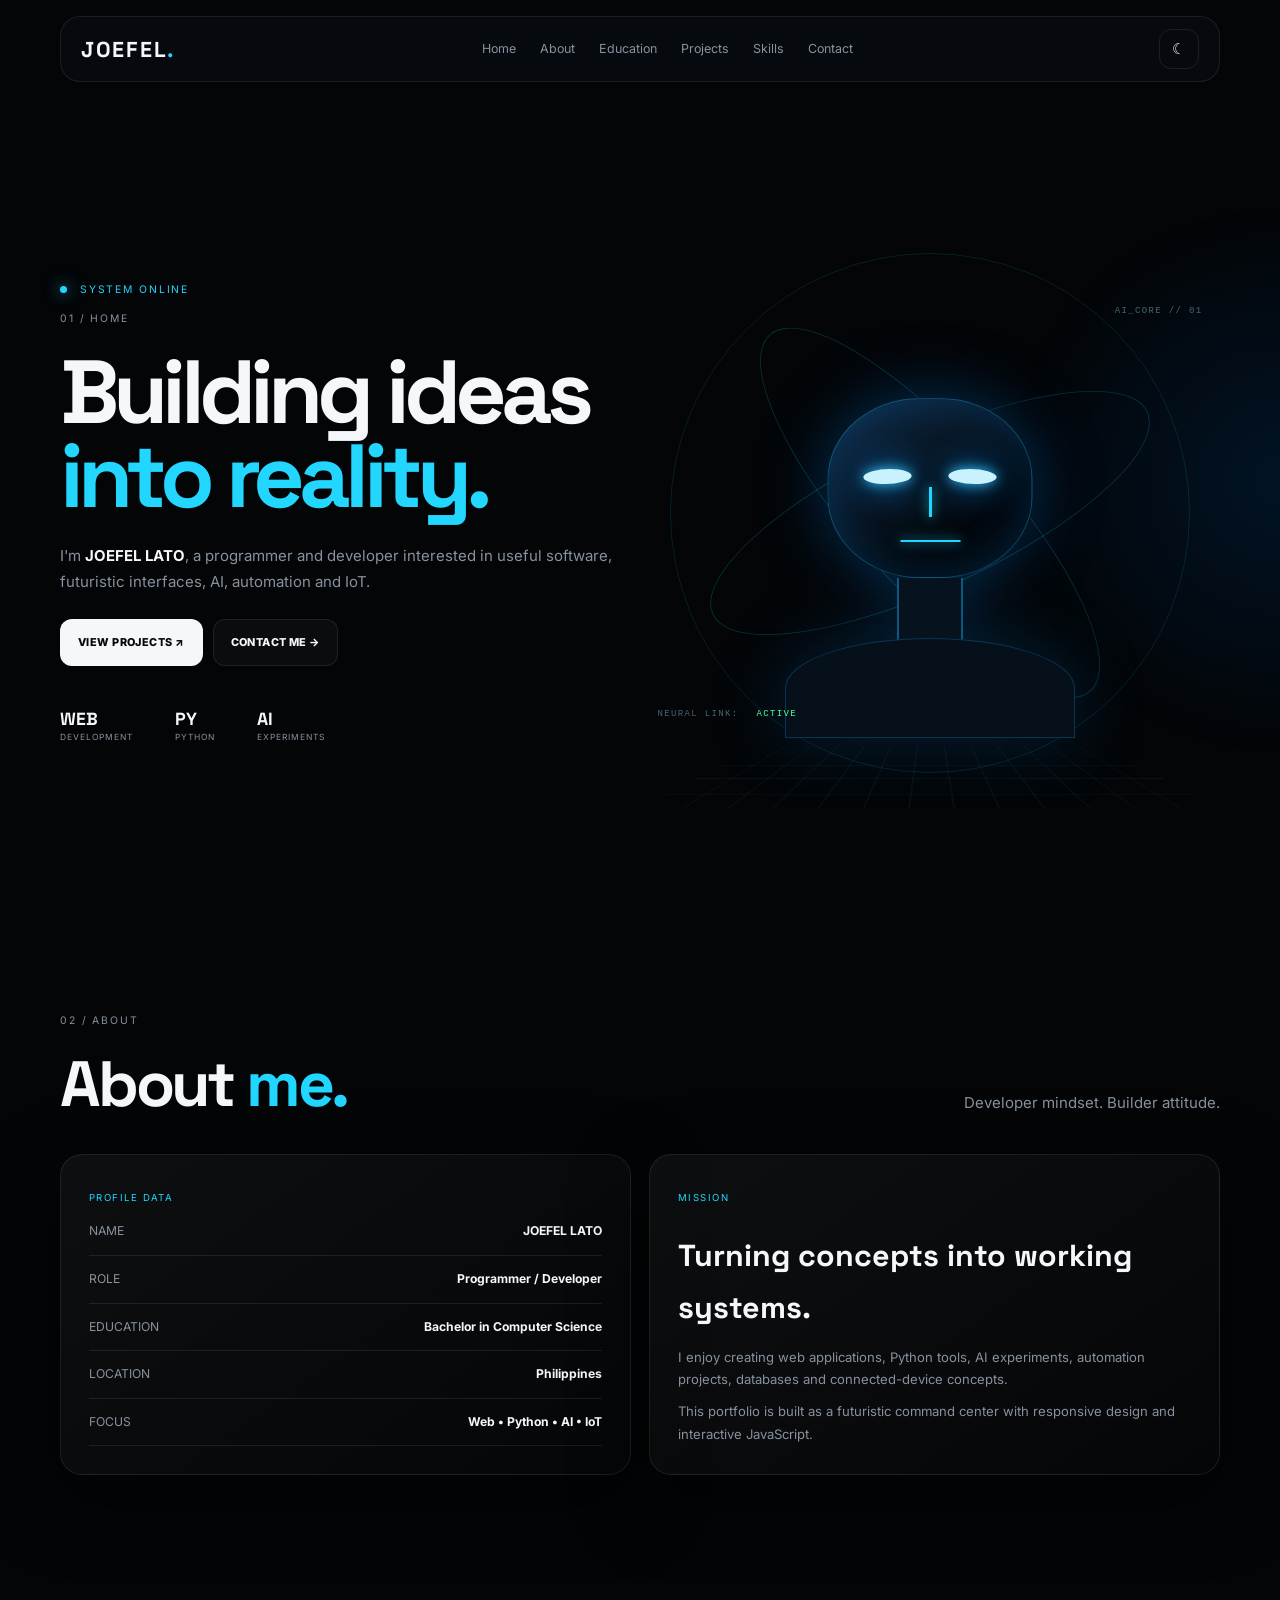
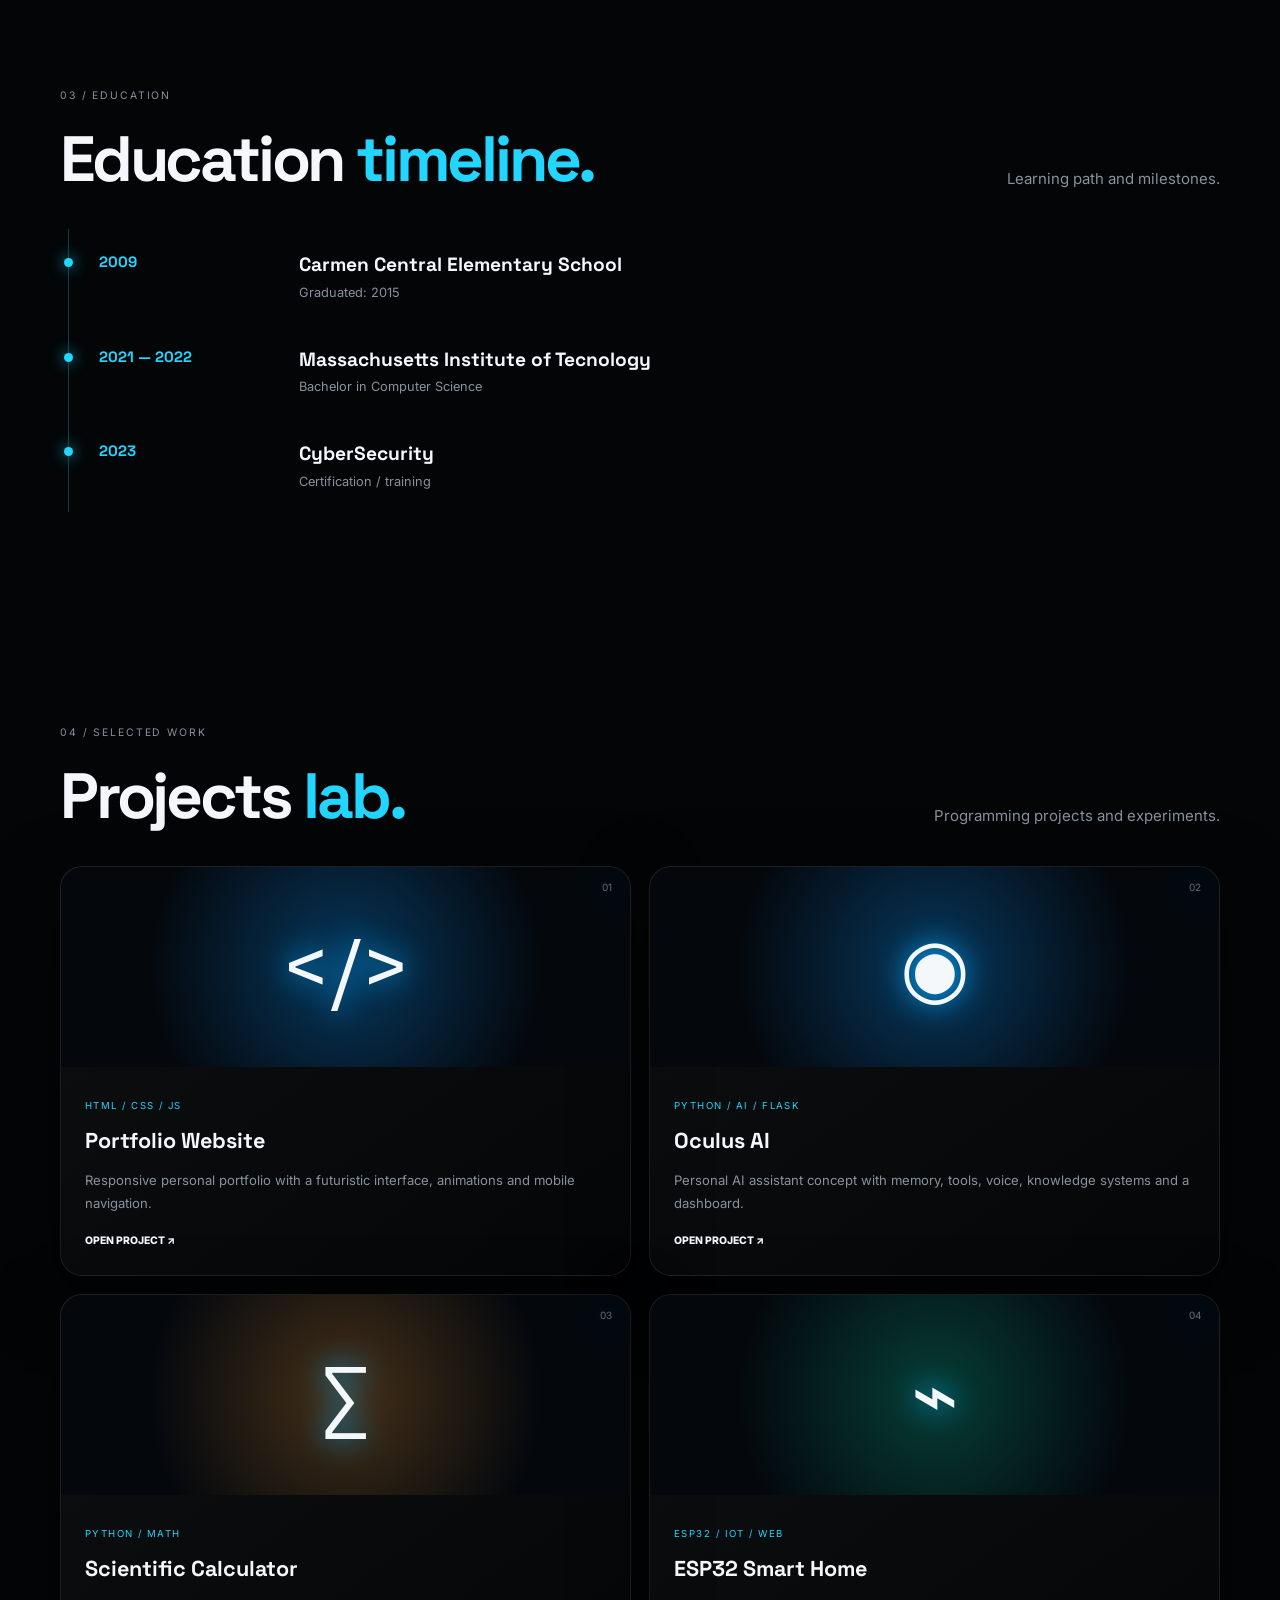
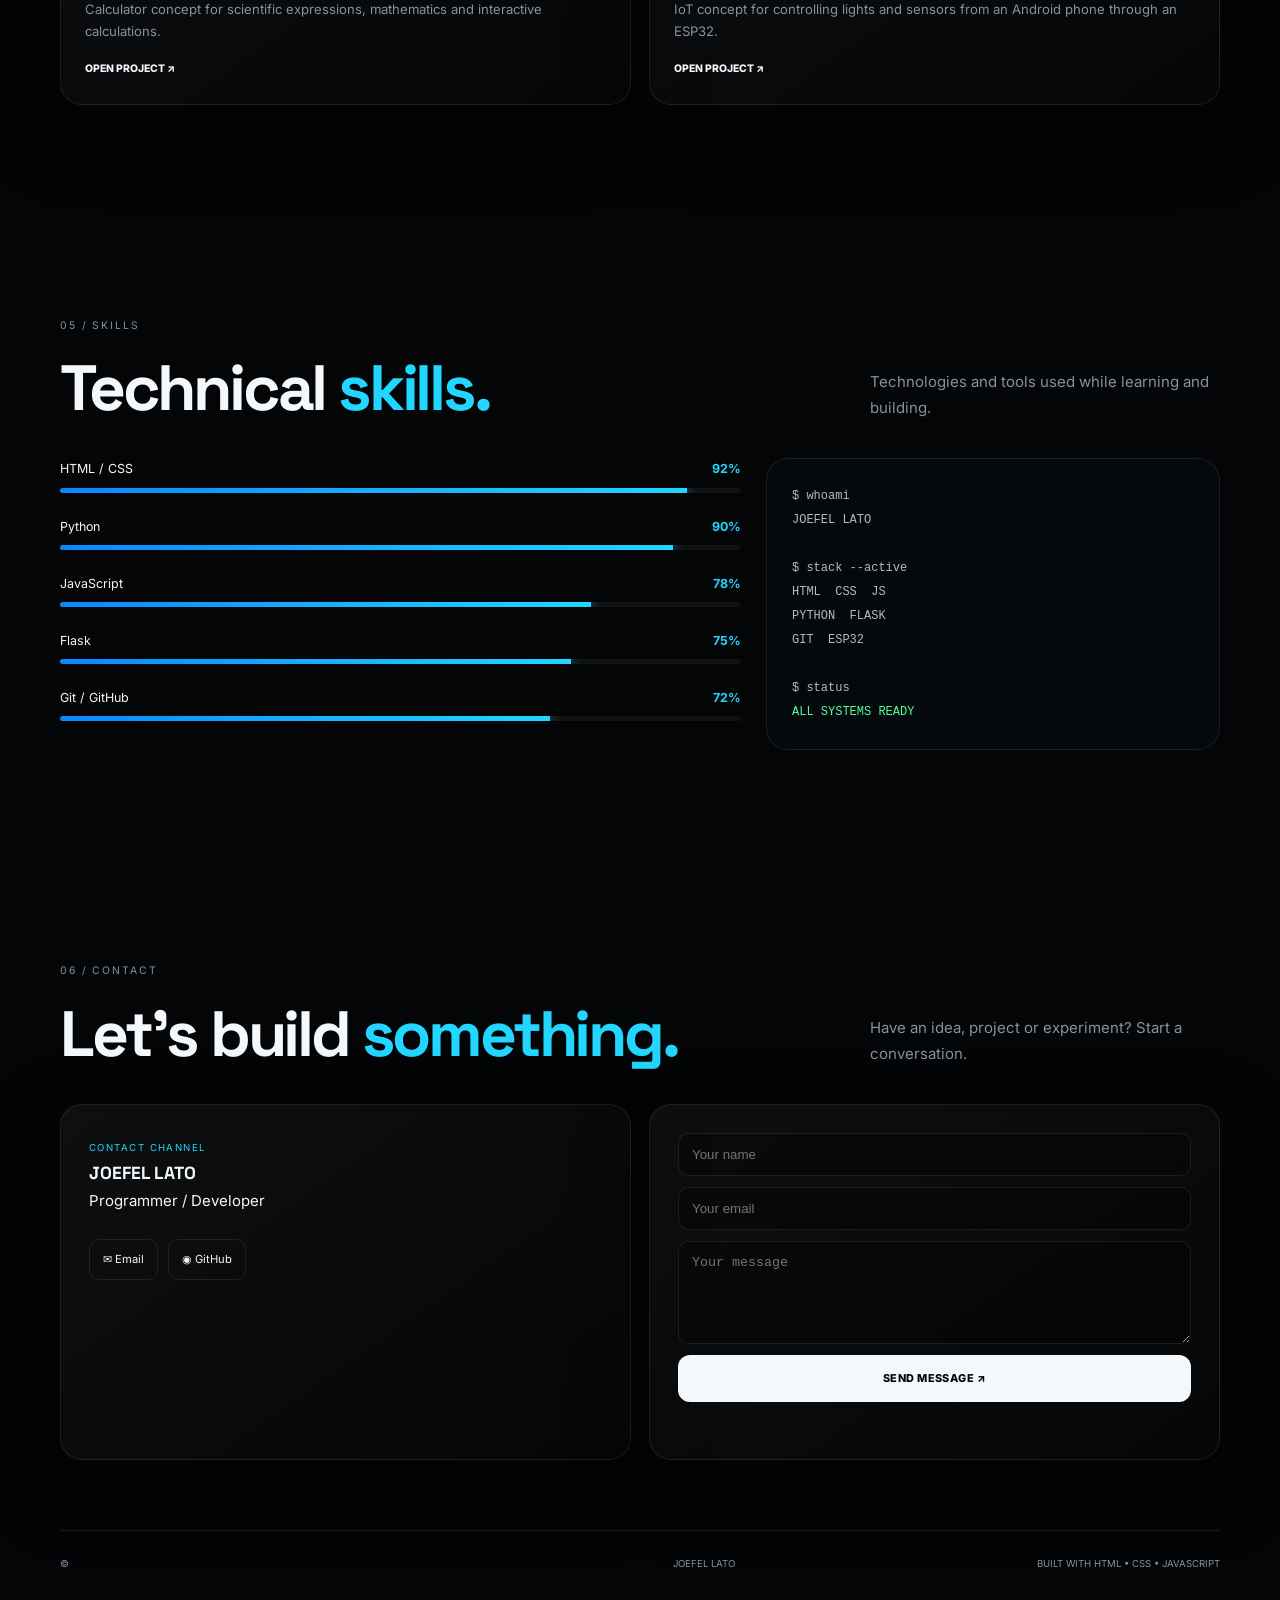
<file: index.html>
<!doctype html>
<html lang="en">
<head>
<meta charset="UTF-8">
<meta name="viewport" content="width=device-width,initial-scale=1">
<meta name="description" content="JOEFEL LATO — Programmer and Developer portfolio">
<title>JOEFEL. | Programmer & Developer</title>
<link rel="stylesheet" href="style.css">
</head>
<body>
<div class="glow"></div>

<header>
  <a class="logo" href="#home">JOEFEL<span>.</span></a>
  <nav class="desktop">
    <a href="#home">Home</a><a href="#about">About</a><a href="#education">Education</a>
    <a href="#projects">Projects</a><a href="#skills">Skills</a><a href="#contact">Contact</a>
  </nav>
  <div class="actions">
    <button id="themeBtn" class="icon" aria-label="Toggle theme">☾</button>
    <button id="menuBtn" class="menu" aria-label="Open menu"><i></i><i></i><i></i></button>
  </div>
</header>

<nav id="mobileNav" class="mobile">
  <a href="#home">Home</a><a href="#about">About</a><a href="#education">Education</a>
  <a href="#projects">Projects</a><a href="#skills">Skills</a><a href="#contact">Contact</a>
</nav>

<main>
<section id="home" class="hero">
  <div class="heroText">
    <div class="eyebrow"><b></b> SYSTEM ONLINE</div>
    <small class="index">01 / HOME</small>
    <h1>Building ideas<br><span>into reality.</span></h1>
    <p>I'm <strong>JOEFEL LATO</strong>, a programmer and developer interested in useful software, futuristic interfaces, AI, automation and IoT.</p>
    <div class="buttons"><a class="btn primary" href="#projects">VIEW PROJECTS ↗</a><a class="btn" href="#contact">CONTACT ME →</a></div>
    <div class="stats"><div><b>WEB</b><small>DEVELOPMENT</small></div><div><b>PY</b><small>PYTHON</small></div><div><b>AI</b><small>EXPERIMENTS</small></div></div>
  </div>
  <div class="aiScene" aria-hidden="true">
    <div class="rings"></div><div class="orbit a"></div><div class="orbit b"></div>
    <div class="robot">
      <div class="head"><span class="eye left"></span><span class="eye right"></span><span class="nose"></span><span class="mouth"></span></div>
      <div class="neck"></div><div class="shoulders"></div>
    </div>
    <div class="grid"></div><label class="hud one">AI_CORE // 01</label>
    <label class="hud two">NEURAL LINK: <em>ACTIVE</em></label>
  </div>
</section>

<section id="about" class="section">
  <small class="index">02 / ABOUT</small>
  <div class="heading"><h2>About <span>me.</span></h2><p>Developer mindset. Builder attitude.</p></div>
  <div class="two">
    <article class="card"><small>PROFILE DATA</small>
      <div class="row"><span>NAME</span><b>JOEFEL LATO</b></div>
      <div class="row"><span>ROLE</span><b>Programmer / Developer</b></div>
      <div class="row"><span>EDUCATION</span><b>Bachelor in Computer Science</b></div>
      <div class="row"><span>LOCATION</span><b>Philippines</b></div>
      <div class="row"><span>FOCUS</span><b>Web • Python • AI • IoT</b></div>
    </article>
    <article class="card about"><small>MISSION</small><h3>Turning concepts into working systems.</h3>
      <p>I enjoy creating web applications, Python tools, AI experiments, automation projects, databases and connected-device concepts.</p>
      <p>This portfolio is built as a futuristic command center with responsive design and interactive JavaScript.</p>
    </article>
  </div>
</section>

<section id="education" class="section">
  <small class="index">03 / EDUCATION</small>
  <div class="heading"><h2>Education <span>timeline.</span></h2><p>Learning path and milestones.</p></div>
  <div class="timeline">
    <article><b>2009</b><div><h3>Carmen Central Elementary School</h3><p>Graduated: 2015</p></div></article>
    <article><b>2021 — 2022</b><div><h3>Massachusetts Institute of Tecnology</h3><p>Bachelor in Computer Science</p></div></article>
    <article><b>2023</b><div><h3>CyberSecurity</h3><p>Certification / training</p></div></article>
  </div>
</section>

<section id="projects" class="section">
  <small class="index">04 / SELECTED WORK</small>
  <div class="heading"><h2>Projects <span>lab.</span></h2><p>Programming projects and experiments.</p></div>
  <div class="projects">
    <article class="project"><div class="visual web">&lt;/&gt;<i>01</i></div><div class="pbody"><small>HTML / CSS / JS</small><h3>Portfolio Website</h3><p>Responsive personal portfolio with a futuristic interface, animations and mobile navigation.</p><a href="#contact">OPEN PROJECT ↗</a></div></article>
    <article class="project"><div class="visual ai">◉<i>02</i></div><div class="pbody"><small>PYTHON / AI / FLASK</small><h3>Oculus AI</h3><p>Personal AI assistant concept with memory, tools, voice, knowledge systems and a dashboard.</p><a href="#contact">OPEN PROJECT ↗</a></div></article>
    <article class="project"><div class="visual math">∑<i>03</i></div><div class="pbody"><small>PYTHON / MATH</small><h3>Scientific Calculator</h3><p>Calculator concept for scientific expressions, mathematics and interactive calculations.</p><a href="#contact">OPEN PROJECT ↗</a></div></article>
    <article class="project"><div class="visual iot">⌁<i>04</i></div><div class="pbody"><small>ESP32 / IOT / WEB</small><h3>ESP32 Smart Home</h3><p>IoT concept for controlling lights and sensors from an Android phone through an ESP32.</p><a href="#contact">OPEN PROJECT ↗</a></div></article>
  </div>
</section>

<section id="skills" class="section">
  <small class="index">05 / SKILLS</small>
  <div class="heading"><h2>Technical <span>skills.</span></h2><p>Technologies and tools used while learning and building.</p></div>
  <div class="skillGrid"><div>
    <div class="skill"><span>HTML / CSS <b>92%</b></span><i style="--w:92%"></i></div>
    <div class="skill"><span>Python <b>90%</b></span><i style="--w:90%"></i></div>
    <div class="skill"><span>JavaScript <b>78%</b></span><i style="--w:78%"></i></div>
    <div class="skill"><span>Flask <b>75%</b></span><i style="--w:75%"></i></div>
    <div class="skill"><span>Git / GitHub <b>72%</b></span><i style="--w:72%"></i></div>
  </div>
  <pre class="terminal">$ whoami
JOEFEL LATO

$ stack --active
HTML  CSS  JS
PYTHON  FLASK
GIT  ESP32

$ status
<span>ALL SYSTEMS READY</span></pre></div>
</section>

<section id="contact" class="section contact">
  <small class="index">06 / CONTACT</small>
  <div class="heading"><h2>Let's build <span>something.</span></h2><p>Have an idea, project or experiment? Start a conversation.</p></div>
  <div class="two">
    <article class="card"><small>CONTACT CHANNEL</small><h3>JOEFEL LATO</h3><p>Programmer / Developer</p>
      <div class="links"><a href="mailto:joefellato215@gmail.com">✉ Email</a><a href="https://github.com/joefellato215-dev" target="_blank">◉ GitHub</a></div>
    </article>
    <form class="card" id="form"><input id="name" placeholder="Your name" required><input id="email" type="email" placeholder="Your email" required><textarea id="message" rows="5" placeholder="Your message" required></textarea><button class="btn primary">SEND MESSAGE ↗</button><small id="note"></small></form>
  </div>
</section>
</main>

<footer>© <span id="year"></span> JOEFEL LATO <span>BUILT WITH HTML • CSS • JAVASCRIPT</span></footer>
<button id="top" class="top">↑</button>
<script src="script.js"></script>
</body></html>
</file>
<file: style.css>
@import url('https://fonts.googleapis.com/css2?family=Inter:wght@400;500;600;700;800&family=Space+Grotesk:wght@500;600;700&display=swap');
:root{--bg:#030507;--panel:#0a0f15;--text:#f5f8fb;--muted:#87929e;--line:#ffffff16;--cyan:#22d6ff;--blue:#0788ff;--orange:#ffad32}
*{box-sizing:border-box;margin:0;padding:0}html{scroll-behavior:smooth}body{background:var(--bg);color:var(--text);font:15px/1.7 Inter,sans-serif;overflow-x:hidden}a{color:inherit;text-decoration:none}button{font:inherit}
.glow{position:fixed;width:600px;height:600px;right:-300px;top:20%;background:radial-gradient(circle,#007eff1f,transparent 65%);pointer-events:none}
header{position:fixed;z-index:20;top:16px;left:50%;transform:translateX(-50%);width:min(1160px,calc(100% - 28px));height:66px;padding:0 20px;border:1px solid var(--line);border-radius:20px;background:#080c11cc;backdrop-filter:blur(18px);display:flex;align-items:center;justify-content:space-between}.logo{font:700 1.35rem "Space Grotesk";letter-spacing:.08em}.logo span,h1 span,h2 span{color:var(--cyan)}nav.desktop{display:flex;gap:24px}nav.desktop a{font-size:.78rem;color:var(--muted)}nav.desktop a:hover{color:var(--text)}.actions{display:flex;gap:8px}.icon,.menu{width:40px;height:40px;border:1px solid var(--line);background:none;color:var(--text);border-radius:12px}.menu{display:none;padding:9px}.menu i{display:block;height:2px;background:currentColor;margin:5px}.mobile{display:none}
.hero,.section{width:min(1160px,calc(100% - 32px));margin:auto}.hero{min-height:100vh;padding-top:125px;display:grid;grid-template-columns:1fr 1fr;align-items:center}.eyebrow,.index{color:var(--cyan);font-size:.65rem;letter-spacing:.18em}.eyebrow b{display:inline-block;width:7px;height:7px;background:var(--cyan);border-radius:50%;box-shadow:0 0 15px var(--cyan);margin-right:8px}.index{display:block;color:var(--muted);margin:12px 0 22px}h1,h2,h3{font-family:"Space Grotesk"}h1{font-size:clamp(3.3rem,7vw,6.5rem);line-height:.94;letter-spacing:-.065em}h1 span{display:inline-block}.heroText>p{max-width:650px;color:var(--muted);margin:25px 0}.heroText strong{color:var(--text)}.buttons{display:flex;gap:10px;flex-wrap:wrap}.btn{display:inline-flex;justify-content:center;align-items:center;border:1px solid var(--line);border-radius:12px;padding:13px 17px;background:#ffffff08;color:var(--text);font-size:.68rem;font-weight:800;letter-spacing:.04em}.btn.primary{background:var(--text);color:var(--bg)}.btn:hover{transform:translateY(-2px)}.stats{display:flex;gap:42px;margin-top:42px}.stats div{display:flex;flex-direction:column}.stats b{font:700 1.1rem "Space Grotesk"}.stats small{font-size:.53rem;color:var(--muted);letter-spacing:.12em}
.aiScene{height:590px;position:relative;display:flex;align-items:center;justify-content:center;overflow:hidden}.robot{width:300px;height:390px;position:relative;animation:float 5s ease-in-out infinite;filter:drop-shadow(0 0 35px #008cff33)}.head{position:absolute;left:50%;top:80px;transform:translateX(-50%);width:205px;height:180px;border-radius:45%;background:linear-gradient(145deg,#102a44,#02070c 70%);border:1px solid #21bfff55;box-shadow:inset 0 0 45px #008cff33,0 0 60px #008cff22}.eye{position:absolute;top:70px;width:48px;height:15px;border-radius:50%;background:#c9f2ff;box-shadow:0 0 12px #36c8ff,0 0 35px #008cff}.eye.left{left:35px;transform:skewX(-18deg)}.eye.right{right:35px;transform:skewX(18deg)}.nose{position:absolute;left:50%;top:88px;width:3px;height:30px;background:var(--cyan);transform:translateX(-50%);box-shadow:0 0 12px var(--cyan)}.mouth{position:absolute;left:50%;bottom:35px;width:60px;height:2px;background:var(--cyan);transform:translateX(-50%);box-shadow:0 0 12px var(--cyan)}.neck{position:absolute;top:260px;left:50%;width:65px;height:85px;transform:translateX(-50%);background:#06121d;border-inline:1px solid #159bdf}.shoulders{position:absolute;top:320px;left:50%;width:290px;height:100px;transform:translateX(-50%);border-radius:50% 50% 0 0;background:#06101a;border:1px solid #159bdf44}.rings{position:absolute;width:520px;height:520px;border:1px solid #22d6ff20;border-radius:50%}.orbit{position:absolute;border:1px solid #22d6ff30;border-radius:50%;width:480px;height:150px;transform:rotate(-25deg);animation:spin 12s linear infinite}.orbit.b{transform:rotate(48deg);animation-direction:reverse}.grid{position:absolute;bottom:0;width:100%;height:35%;opacity:.5;background:linear-gradient(#0000 95%,#22d6ff22 96%),linear-gradient(90deg,#0000 95%,#22d6ff18 96%);background-size:45px 45px;transform:perspective(260px) rotateX(60deg);transform-origin:bottom}.hud{position:absolute;font:9px monospace;letter-spacing:.15em;color:#83b8cf88}.hud.one{right:3%;top:15%}.hud.two{left:3%;bottom:15%}.hud em{color:#4dff9a;font-style:normal}
.section{padding:100px 0}.heading{display:flex;justify-content:space-between;align-items:end;gap:30px;margin-bottom:38px}.heading h2{font-size:clamp(2.5rem,5vw,4.5rem);line-height:1;letter-spacing:-.05em}.heading p{color:var(--muted);max-width:350px}.two,.contact>div:last-child{display:grid;grid-template-columns:1fr 1fr;gap:18px}.card,.project{border:1px solid var(--line);background:linear-gradient(145deg,#ffffff0b,#ffffff02);border-radius:22px;box-shadow:0 25px 70px #0008}.card{padding:28px}.card>small,.pbody>small{color:var(--cyan);font-size:.6rem;letter-spacing:.15em}.row{display:flex;justify-content:space-between;gap:15px;padding:13px 0;border-bottom:1px solid var(--line);font-size:.76rem}.row span{color:var(--muted)}.row b{text-align:right}.about h3{font-size:1.9rem;margin:22px 0 12px}.about p,.project p{color:var(--muted);font-size:.82rem;margin-top:10px}
.timeline{border-left:1px solid #22d6ff44;margin-left:8px}.timeline article{display:grid;grid-template-columns:180px 1fr;gap:20px;padding:20px 0 20px 30px;position:relative}.timeline article:before{content:"";position:absolute;left:-5px;top:29px;width:9px;height:9px;border-radius:50%;background:var(--cyan);box-shadow:0 0 15px var(--cyan)}.timeline article>b{color:var(--cyan);font-family:"Space Grotesk"}.timeline h3{font-size:1.2rem}.timeline p{color:var(--muted);font-size:.8rem}
.projects{display:grid;grid-template-columns:1fr 1fr;gap:18px}.project{overflow:hidden;transition:.3s}.project:hover{transform:translateY(-6px);border-color:#22d6ff55}.visual{height:200px;display:flex;align-items:center;justify-content:center;font:5rem "Space Grotesk";background:radial-gradient(circle,#07375c,#04080d 65%);position:relative;text-shadow:0 0 30px #00aaff}.visual i{position:absolute;right:18px;top:14px;font:10px Inter;color:#ffffff66}.visual.math{background:radial-gradient(circle,#453018,#04080d 65%)}.visual.iot{background:radial-gradient(circle,#063d35,#04080d 65%)}.pbody{padding:24px}.pbody h3{font-size:1.35rem;margin:6px 0}.pbody>a{display:inline-block;margin-top:18px;font-size:.65rem;font-weight:800}
.skillGrid{display:grid;grid-template-columns:1.2fr .8fr;gap:25px}.skill{margin:0 0 23px}.skill>span{display:flex;justify-content:space-between;font-size:.78rem;margin-bottom:8px}.skill b{color:var(--cyan)}.skill>i{display:block;height:5px;width:100%;background:#ffffff0c;border-radius:10px;position:relative;overflow:hidden}.skill>i:after{content:"";position:absolute;inset:0;width:var(--w);background:linear-gradient(90deg,var(--blue),var(--cyan));box-shadow:0 0 14px var(--cyan)}.terminal{border:1px solid var(--line);border-radius:22px;background:#05090d;padding:25px;color:#aebbc5;font:12px/2 monospace;min-height:250px}.terminal span{color:#4dff9a}
.contact{padding-bottom:70px}.links{display:flex;gap:10px;margin-top:25px}.links a{padding:10px 13px;border:1px solid var(--line);border-radius:10px;font-size:.7rem}form{display:flex;flex-direction:column;gap:11px}input,textarea{border:1px solid var(--line);background:#0004;color:var(--text);padding:13px;border-radius:10px;outline:none}input:focus,textarea:focus{border-color:var(--cyan)}form small{color:#4dff9a;min-height:18px}footer{width:min(1160px,calc(100% - 32px));margin:auto;border-top:1px solid var(--line);padding:25px 0 40px;color:var(--muted);font-size:.6rem;display:flex;justify-content:space-between}.top{position:fixed;right:18px;bottom:18px;width:44px;height:44px;border:1px solid var(--line);border-radius:12px;background:#0b1016dd;color:var(--text);opacity:0;transition:.3s}.top.show{opacity:1}
body.light{--bg:#edf2f6;--panel:#fff;--text:#10151b;--muted:#59646f;--line:#00000016}body.light header{background:#ffffffcc}body.light .terminal{background:#e7edf1}
@keyframes float{50%{transform:translateY(-14px)}}@keyframes spin{to{transform:rotate(335deg)}}
@media(max-width:850px){nav.desktop{display:none}.menu{display:block}.mobile.open{display:grid;position:fixed;z-index:19;top:92px;left:14px;right:14px;background:#080c11f7;border:1px solid var(--line);border-radius:16px;padding:10px}.mobile a{padding:10px 13px;color:var(--muted)}.hero{grid-template-columns:1fr;padding-top:110px}.aiScene{height:430px;order:-1}.robot{transform:scale(.7)}.two,.projects,.skillGrid{grid-template-columns:1fr}.heading{display:block}.heading p{margin-top:12px}.timeline article{grid-template-columns:110px 1fr}}
@media(max-width:520px){.hero h1{font-size:3.3rem}.aiScene{height:350px}.rings{width:350px;height:350px}.orbit{width:340px}.stats{gap:24px}.section{padding:75px 0}.card{padding:21px}.row{display:block}.row b{display:block;text-align:left;margin-top:2px}.timeline article{grid-template-columns:1fr;gap:3px}footer{display:block;line-height:2.2}}
</file>
